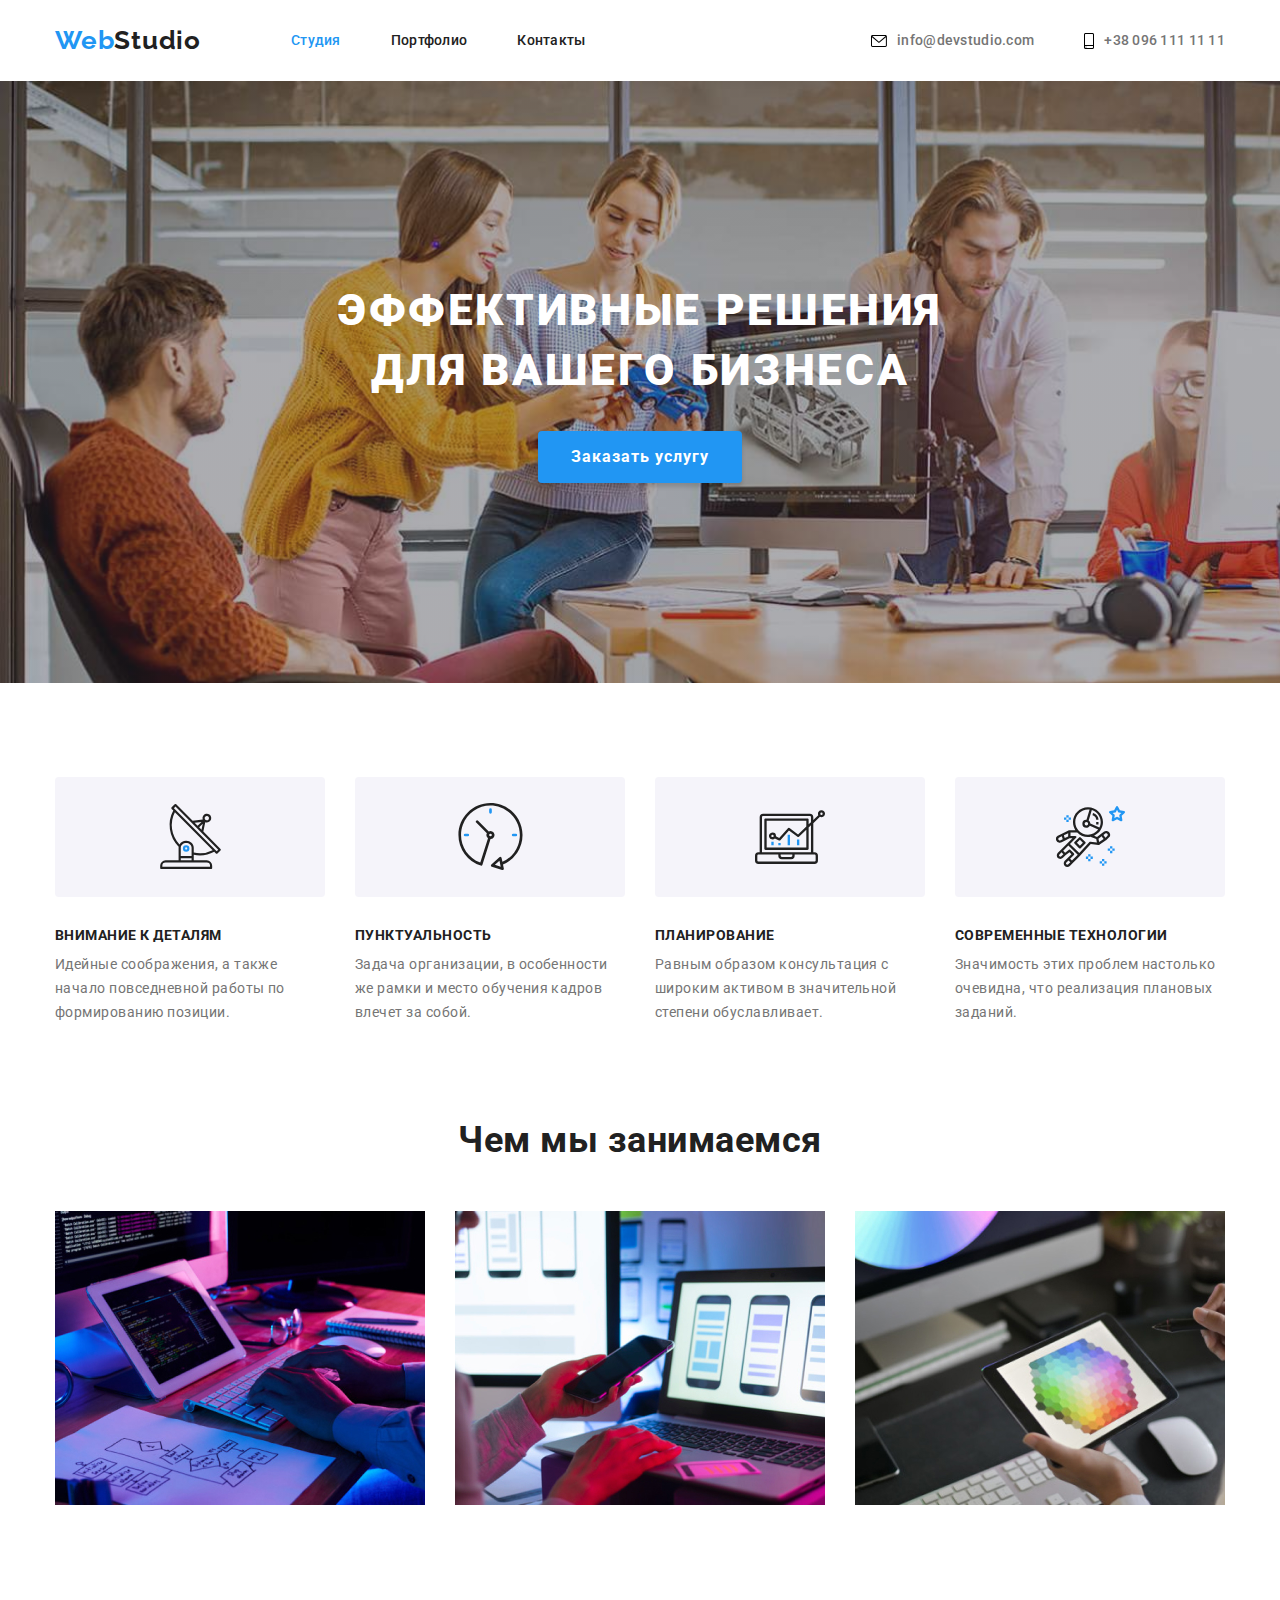
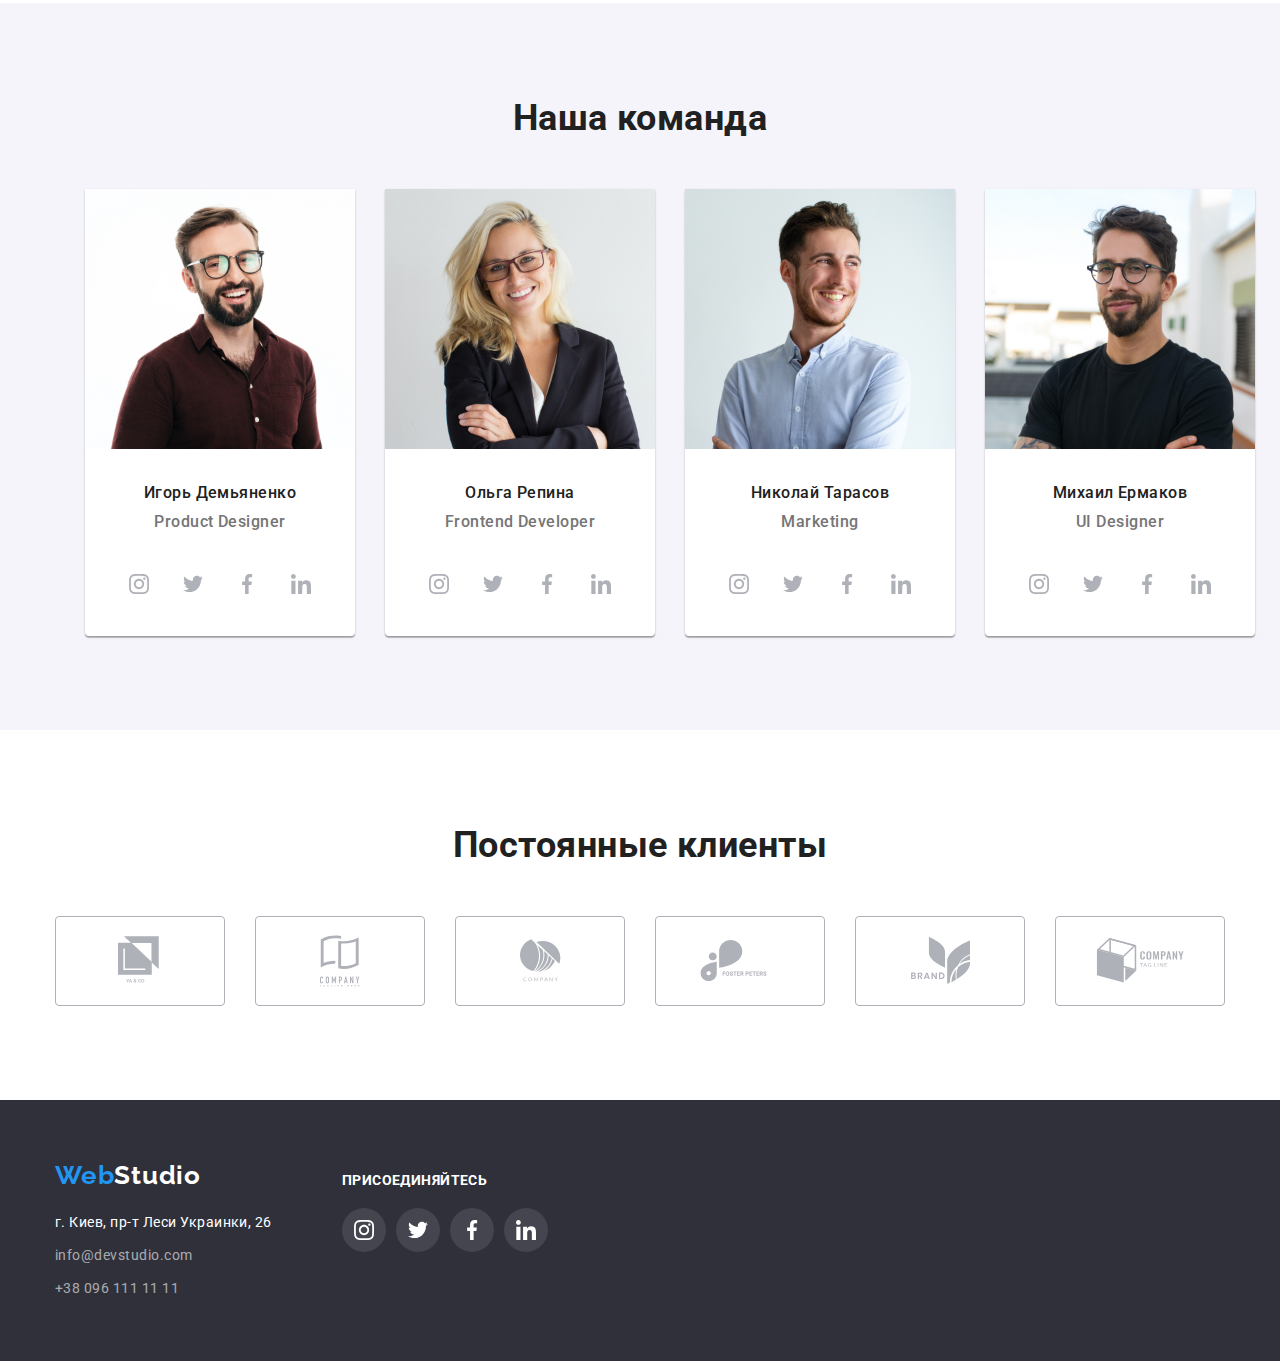
<file: index.html>
<!DOCTYPE html>
<html lang="ru">

<head>
  <meta charset="UTF-8" />
  <meta name="viewport" content="width=device-width, initial-scale=1.0" />
  <title>WebStudio</title>
  <link href="https://fonts.googleapis.com/css2?family=Raleway:wght@700&family=Roboto:wght@400;500;700;900&display=swap"
    rel="stylesheet" />
  <link rel="stylesheet" href="https://cdnjs.cloudflare.com/ajax/libs/modern-normalize/1.0.0/modern-normalize.min.css">
  <link rel="stylesheet" href="css/style.css" />
</head>

<body>
  <header class="header">
    <div class="header-container">
      <nav class="nav">
        <a class="logo" href="./index.html"><span>Web</span>Studio</a>
        <ul class="site-nav">
          <li class="list"><a href="" class="link current">Студия</a></li>
          <li class="list">
            <a href="./portfolio.html" class="link">Портфолио</a>
          </li>
          <li class="list"><a href="" class="link">Контакты</a></li>
        </ul>
      </nav>
      <ul class="contacts-list">
        <li class="list">
          <a href="mailto:info@devstudio.com" class="link"><svg class="icon-mail">
            <use href="./images/sprite.svg#icon-mail" />
          </svg>info@devstudio.com</a>
        </li>
        <li class="list">
          <a href="tel::+38(096)111-11-11" class="link"><svg class="icon-tel">
            <use href="./images/sprite.svg#icon-smartphone"/>
          </svg> +38 096 111 11 11</a>
        </li>
      </ul>
    </div>
  </header>

</button>
  <main>
    <section class="hero">
      <div class="container">
        <h1 class="hero-title">Эффективные решения<br /> для вашего бизнеса</h1>
        <a href="" class="btn main">Заказать услугу</a>
      </div>
    </section>
    <section class="featchers">
      <div class="container">
        <ul class="featchers-list"> 
          <li class="list-item icon-1">
            <h3 class="featchers-title">Внимание к деталям</h3>
            <p class="featchers-details">
              Идейные соображения, а также начало повседневной работы по
              формированию позиции.
            </p>
          </li>
          <li class="list-item icon-2" >
            <h3 class="featchers-title">Пунктуальность</h3>
            <p class="featchers-details">
              Задача организации, в особенности же рамки и место обучения кадров
              влечет за собой.
            </p>
          </li>
          <li class="list-item icon-3">
            <h3 class="featchers-title">Планирование</h3>
            <p class="featchers-details">
              Равным образом консультация с широким активом в значительной
              степени обуславливает.
            </p>
          </li>
          <li class="list-item icon-4">
            <h3 class="featchers-title">Современные технологии</h3>
            <p class="featchers-details">
              Значимость этих проблем настолько очевидна, что реализация
              плановых заданий.
            </p>
          </li>
        </ul>
      </div>
    </section>
    <section class="what-we-do">
      <div class="container">
        <h2 class="what-we-do-title">Чем мы занимаемся</h2>
        <ul class="what-we-do-list">
          <li class="list-item">
            <img src="./images/img.jpg" alt="what we do" width="370" />
          </li>
          <li class="list-item">
            <img src="./images/img-2.jpg" alt="what we do" width="370" />
          </li>
          <li class="list-item">
            <img src="./images/img-3.jpg" alt="what we do" width="370" />
          </li>
        </ul>
      </div>
    </section>
    <section class="our-team">
      <div class="container">
        <h2 class="our-team-title">Наша команда</h2>
        <ul class="our-team-list">
          <li class="our-team-list-item">
            <img src="./images/img-6.jpg" alt="our team" width="270" />
            <h3 class="name">Игорь Демьяненко</h3>
            <p class="position">Product Designer</p>
            <ul class="social-links list">
              <li class="social-links-item"><a class="social-links-link" href=""><svg class="social-links-icon">
                    <use href="./images/sprite.svg#icon-instagram"></use>
                  </svg></a></li>
              <li class="social-links-item"><a class="social-links-link" href=""><svg class="social-links-icon">
                    <use href="./images/sprite.svg#icon-twitter"></use>
                  </svg></a></li>
              <li class="social-links-item"><a class="social-links-link" href=""><svg class="social-links-icon">
                    <use href="./images/sprite.svg#icon-facebook"></use>
                  </svg></a></li>
              <li class="social-links-item"><a class="social-links-link" href=""><svg class="social-links-icon">
                    <use href="./images/sprite.svg#icon-linkedin"></use>
                  </svg></a></li>
            </ul>
          </li>
          <li class="our-team-list-item">
            <img src="./images/img-7.jpg" alt="our team" width="270" />
            <h3 class="name">Ольга Репина</h3>
            <p class="position">Frontend Developer</p>
            <ul class="social-links list">
              <li class="social-links-item"><a class="social-links-link" href=""><svg class="social-links-icon">
                    <use href="./images/sprite.svg#icon-instagram"></use>
                  </svg></a></li>
              <li class="social-links-item"><a class="social-links-link" href=""><svg class="social-links-icon">
                    <use href="./images/sprite.svg#icon-twitter"></use>
                  </svg></a></li>
              <li class="social-links-item"><a class="social-links-link" href=""><svg class="social-links-icon">
                    <use href="./images/sprite.svg#icon-facebook"></use>
                  </svg></a></li>
              <li class="social-links-item"><a class="social-links-link" href=""><svg class="social-links-icon">
                    <use href="./images/sprite.svg#icon-linkedin"></use>
                  </svg></a></li>
            </ul>
          </li>
          <li class="our-team-list-item">
            <img src="./images/img-8.jpg" alt="our team" width="270" />
            <h3 class="name">Николай Тарасов</h3>
            <p class="position">Marketing</p>
            <ul class="social-links list">
              <li class="social-links-item"><a class="social-links-link" href=""><svg class="social-links-icon">
                    <use href="./images/sprite.svg#icon-instagram"></use>
                  </svg></a></li>
              <li class="social-links-item"><a class="social-links-link" href=""><svg class="social-links-icon">
                    <use href="./images/sprite.svg#icon-twitter"></use>
                  </svg></a></li>
              <li class="social-links-item"><a class="social-links-link" href=""><svg class="social-links-icon">
                    <use href="./images/sprite.svg#icon-facebook"></use>
                  </svg></a></li>
              <li class="social-links-item"><a class="social-links-link" href=""><svg class="social-links-icon">
                    <use href="./images/sprite.svg#icon-linkedin"></use>
                  </svg></a></li>
            </ul>
          </li>
          <li class="our-team-list-item">
            <img src="./images/img-9.jpg" alt="our team" width="270" />
            <h3 class="name">Михаил Ермаков</h3>
            <p class="position">UI Designer</p>
            <ul class="social-links list">
              <li class="social-links-item"><a class="social-links-link" href=""><svg class="social-links-icon">
                    <use href="./images/sprite.svg#icon-instagram"></use>
                  </svg></a></li>
              <li class="social-links-item"><a class="social-links-link" href=""><svg class="social-links-icon">
                    <use href="./images/sprite.svg#icon-twitter"></use>
                  </svg></a></li>
              <li class="social-links-item"><a class="social-links-link" href=""><svg class="social-links-icon">
                    <use href="./images/sprite.svg#icon-facebook"></use>
                  </svg></a></li>
              <li class="social-links-item"><a class="social-links-link" href=""><svg class="social-links-icon">
                    <use href="./images/sprite.svg#icon-linkedin"></use>
                  </svg></a></li>
            </ul>
          </li>
        </ul>
      </div>
    </section>
    <section class="our-clients">
      <h2 class="our-clients-title">
        Постоянные клиенты
      </h2>
      <ul class="list our-clients-list">
        <li class="our-clients-list-item"><a class="our-clients-list-link" href=""><svg class="our-clients-list-icon"
              width="45px" height="50px">
              <use href="./images/sprite.svg#icon-logo-1"></use>
            </svg></a></li>
        <li class="our-clients-list-item"><a class="our-clients-list-link" href=""><svg class="our-clients-list-icon"
              width="40px" height="52px">
              <use href="./images/sprite.svg#icon-logo-2"></use>
            </svg></a></li>
        <li class="our-clients-list-item"><a class="our-clients-list-link" href=""><svg class="our-clients-list-icon"
              width="41px" height="43px">
              <use href="./images/sprite.svg#icon-logo-3"></use>
            </svg></a></li>
        <li class="our-clients-list-item"><a class="our-clients-list-link" href=""><svg class="our-clients-list-icon"
              width="80px" height="42px">
              <use href="./images/sprite.svg#icon-logo-4"></use>
            </svg></a></li>
        <li class="our-clients-list-item"><a class="our-clients-list-link" href=""><svg class="our-clients-list-icon"
              width="59px" height="47px">
              <use href="./images/sprite.svg#icon-logo-5"></use>
            </svg></a></li>
        <li class="our-clients-list-item"><a class="our-clients-list-link" href=""><svg class="our-clients-list-icon"
              width="89px" height="45px">
              <use href="./images/sprite.svg#icon-logo-6"></use>
            </svg></a></li>
      </ul>
    
    </section>
  </main>
  <footer class="footer">
    <div class="footer-container container">
      <div>
      <a class="footer-logo" href="./index.html"><span>Web</span>Studio</a>
      <ul>
        <li>
          <a class="footer-link adress"
            href="https://www.google.com/maps/place/бульвар+Лесі+Українки,+26,+Київ,+02000/@50.4266678,30.5372968,18z/data=!4m13!1m7!3m6!1s0x40d4cf0e033ecbe9:0x57a4dffefec77da0!2z0LHRg9C70YzQstCw0YAg0JvQtdGB0ZYg0KPQutGA0LDRl9C90LrQuCwgMjYsINCa0LjRl9CyLCAwMjAwMA!3b1!8m2!3d50.4265807!4d30.5383858!3m4!1s0x40d4cf0e033ecbe9:0x57a4dffefec77da0!8m2!3d50.4265807!4d30.5383858"
            target="_blank">г. Киев, пр-т Леси Украинки, 26</a>
        </li>
        <li>
          <a class="footer-link mail" href="mailto:info@devstudio.com">info@devstudio.com</a>
        </li>
        <li>
          <a class="footer-link tel" href="tel::+38(096)111-11-11">+38 096 111 11 11</a>
        </li>
      </ul>
    </div>
    <div class="footer-social-links-container">
      <p class="footer-social-links-title">Присоединяйтесь</p>
      <ul class="footer-social-links">
        <li class="footer-social-links-item"><a class="footer-social-links-link" href=""><svg
              class="footer-social-links-icon">
              <use href="./images/sprite.svg#icon-instagram"></use>
            </svg></a></li>
        <li class="footer-social-links-item"><a class="footer-social-links-link" href=""><svg
              class="footer-social-links-icon">
              <use href="./images/sprite.svg#icon-twitter"></use>
            </svg></a></li>
        <li class="footer-social-links-item"><a class="footer-social-links-link" href=""><svg
              class="footer-social-links-icon">
              <use href="./images/sprite.svg#icon-facebook"></use>
            </svg></a></li>
        <li class="footer-social-links-item"><a class="footer-social-links-link" href=""><svg
              class="footer-social-links-icon">
              <use href="./images/sprite.svg#icon-linkedin"></use>
            </svg></a></li>
      </ul>
      </div>
    </div>
  </footer>
</body>

</html>
</file>
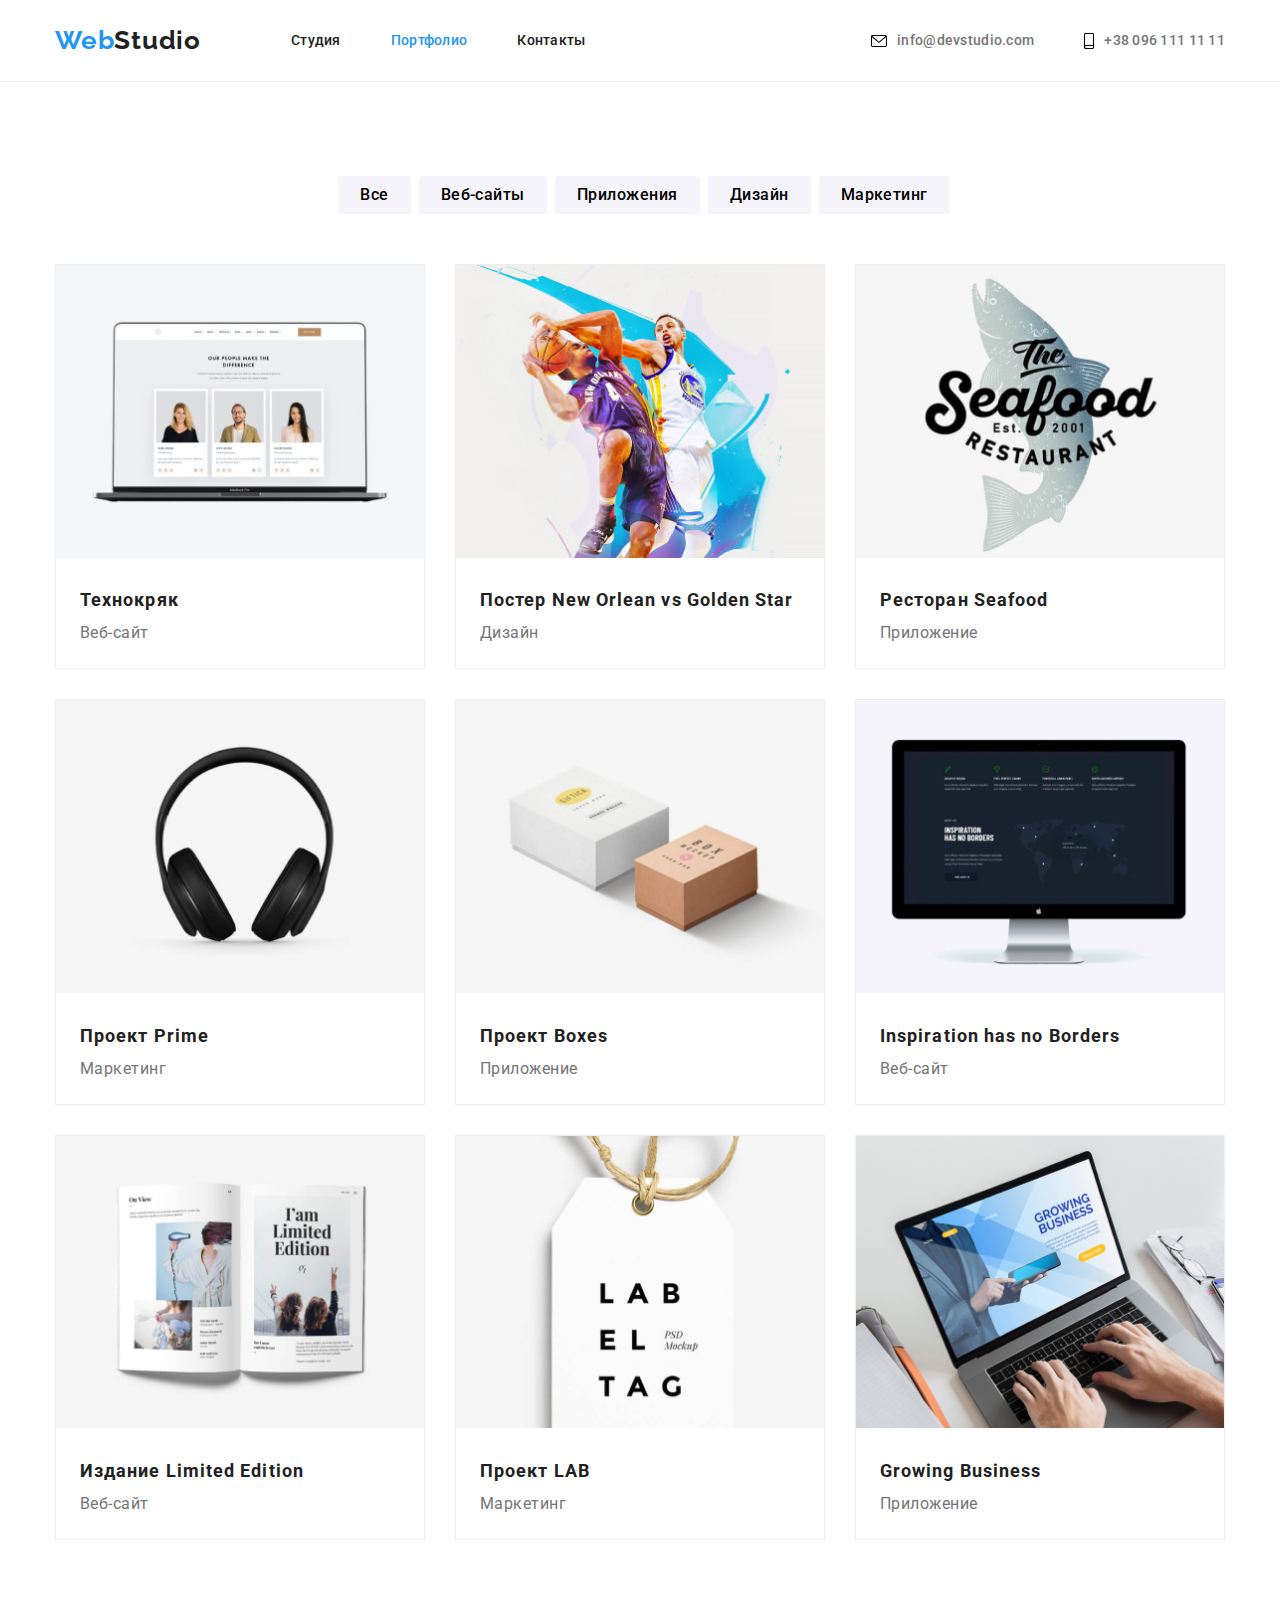
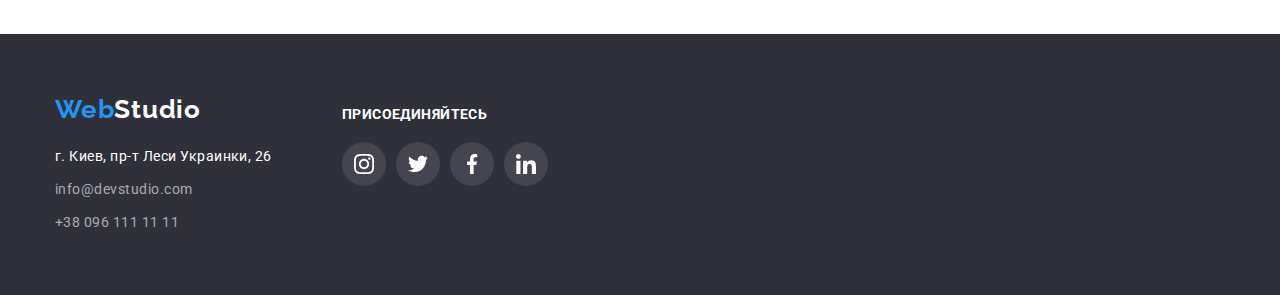
<file: portfolio.html>
<!DOCTYPE html>
<html lang="ru">
  <head>
    <meta charset="UTF-8" />
    <meta name="viewport" content="width=device-width, initial-scale=1.0" />
    <title>Portfolio</title>
    <link
      href="https://fonts.googleapis.com/css2?family=Raleway:wght@700&family=Roboto:wght@400;500;700;900&display=swap"
      rel="stylesheet"
    />
    <link
      rel="stylesheet"
      href="https://cdnjs.cloudflare.com/ajax/libs/modern-normalize/1.0.0/modern-normalize.min.css"
    />
    <link rel="stylesheet" href="css/style.css" />
  </head>

  <body>
    <header class="header">
      <div class="header-container">
        <nav class="nav">
          <a class="logo" href="./index.html"><span>Web</span>Studio</a>
          <ul class="site-nav">
            <li class="list"><a href="./index.html" class="link">Студия</a></li>
            <li class="list">
              <a href="./portfolio.html" class="link current">Портфолио</a>
            </li>
            <li class="list"><a href="#" class="link">Контакты</a></li>
          </ul>
        </nav>
        <ul class="contacts-list">
          <li class="list">
            <a href="mailto:info@devstudio.com" class="link"
              ><svg class="icon-mail">
                <use href="./images/sprite.svg#icon-mail" /></svg
              >info@devstudio.com</a
            >
          </li>
          <li class="list">
            <a href="tel::+38(096)111-11-11" class="link"
              ><svg class="icon-tel">
                <use href="./images/sprite.svg#icon-smartphone" />
              </svg>
              +38 096 111 11 11</a
            >
          </li>
        </ul>
      </div>
    </header>
    <main>
      <section class="portfolio">
        <!-- <h1>OurProjects</h1> -->
        <div class="container">
          <ul class="OurProjects">
            <li class="list-item">
              <button class="portfolio-button" type="button">Все</button>
            </li>
            <li class="list-item">
              <button class="portfolio-button" type="button">Веб-сайты</button>
            </li>
            <li class="list-item">
              <button class="portfolio-button" type="button">Приложения</button>
            </li>
            <li class="list-item">
              <button class="portfolio-button" type="button">Дизайн</button>
            </li>
            <li class="list-item">
              <button class="portfolio-button" type="button">Маркетинг</button>
            </li>
          </ul>
          <ul class="ExamplesProjects-list">
            <li class="list-item">
              <img src="./images/1.jpg" alt="OurProjects" width="100%" />
              <div class="projects">
                <h3 class="project-title">Технокряк</h3>
                <p>Веб-сайт</p>
              </div>
            </li>
            <li class="list-item">
              <img src="./images/2.jpg" alt="OurProjects" width="100%" />
              <div class="projects">
                <h3 class="project-title">Постер New Orlean vs Golden Star</h3>
                <p>Дизайн</p>
              </div>
            </li>
            <li class="list-item">
              <img src="./images/3.jpg" alt="OurProjects" width="100%" />
              <div class="projects">
                <h3 class="project-title">Ресторан Seafood</h3>
                <p>Приложение</p>
              </div>
            </li>
            <li class="list-item">
              <img src="./images/4.jpg" alt="OurProjects" width="100%" />
              <div class="projects">
                <h3 class="project-title">Проект Prime</h3>
                <p>Маркетинг</p>
              </div>
            </li>
            <li class="list-item">
              <img src="./images/5.jpg" alt="OurProjects" width="100%" />
              <div class="projects">
                <h3 class="project-title">Проект Boxes</h3>
                <p>Приложение</p>
              </div>
            </li>
            <li class="list-item">
              <img src="./images/6.jpg" alt="OurProjects" width="100%" />
              <div class="projects">
                <h3 class="project-title">Inspiration has no Borders</h3>
                <p>Веб-сайт</p>
              </div>
            </li>
            <li class="list-item">
              <img src="./images/7.jpg" alt="OurProjects" width="100%" />
              <div class="projects">
                <h3 class="project-title">Издание Limited Edition</h3>
                <p>Веб-сайт</p>
              </div>
            </li>
            <li class="list-item">
              <img src="./images/8.jpg" alt="OurProjects" width="100%" />
              <div class="projects">
                <h3 class="project-title">Проект LAB</h3>
                <p>Маркетинг</p>
              </div>
            </li>
            <li class="list-item">
              <img src="./images/9.jpg" alt="OurProjects" width="100%" />
              <div class="projects">
                <h3 class="project-title">Growing Business</h3>
                <p>Приложение</p>
              </div>
            </li>
          </ul>
        </div>
      </section>
    </main>
    <footer class="footer">
      <div class="footer-container container">
        <div>
          <a class="footer-logo" href="./index.html"><span>Web</span>Studio</a>
          <ul>
            <li>
              <a
                class="footer-link adress"
                href="https://www.google.com/maps/place/бульвар+Лесі+Українки,+26,+Київ,+02000/@50.4266678,30.5372968,18z/data=!4m13!1m7!3m6!1s0x40d4cf0e033ecbe9:0x57a4dffefec77da0!2z0LHRg9C70YzQstCw0YAg0JvQtdGB0ZYg0KPQutGA0LDRl9C90LrQuCwgMjYsINCa0LjRl9CyLCAwMjAwMA!3b1!8m2!3d50.4265807!4d30.5383858!3m4!1s0x40d4cf0e033ecbe9:0x57a4dffefec77da0!8m2!3d50.4265807!4d30.5383858"
                target="_blank"
                >г. Киев, пр-т Леси Украинки, 26</a
              >
            </li>
            <li>
              <a class="footer-link mail" href="mailto:info@devstudio.com"
                >info@devstudio.com</a
              >
            </li>
            <li>
              <a class="footer-link tel" href="tel::+38(096)111-11-11"
                >+38 096 111 11 11</a
              >
            </li>
          </ul>
        </div>
        <div class="footer-social-links-container">
          <p class="footer-social-links-title">Присоединяйтесь</p>
          <ul class="footer-social-links">
            <li class="footer-social-links-item">
              <a class="footer-social-links-link" href=""
                ><svg class="footer-social-links-icon">
                  <use href="./images/sprite.svg#icon-instagram"></use></svg
              ></a>
            </li>
            <li class="footer-social-links-item">
              <a class="footer-social-links-link" href=""
                ><svg class="footer-social-links-icon">
                  <use href="./images/sprite.svg#icon-twitter"></use></svg
              ></a>
            </li>
            <li class="footer-social-links-item">
              <a class="footer-social-links-link" href=""
                ><svg class="footer-social-links-icon">
                  <use href="./images/sprite.svg#icon-facebook"></use></svg
              ></a>
            </li>
            <li class="footer-social-links-item">
              <a class="footer-social-links-link" href=""
                ><svg class="footer-social-links-icon">
                  <use href="./images/sprite.svg#icon-linkedin"></use></svg
              ></a>
            </li>
          </ul>
        </div>
      </div>
    </footer>
  </body>
</html>
</file>
<file: css/style.css>
:root {
  --primary-text-color: #212121;
  --tittle-text-color: #757575;
  --accent-color: #2196f3;
  --primary-white-color: #ffffff;
  --footer-hero-color: #2f303a;
  --btn-color: #f5f4fa;
  --icon-color: #afb1b8;
}
.html {
  box-sizing: border-box;
}
*,
*::before,
*::after {
  box-sizing: border-box;
}

body {
  background-color: var(--primary-white-color);
  color: var(--primary-text-color);
  font-family: roboto, sans-serif;
  letter-spacing: 0.03em;
}
h1,
h2,
h3,
h4,
h5,
h6 {
  color: var(--primary-text-color);
  font-weight: 700;
  margin-top: 0;
  margin-bottom: 0;
}
a {
  text-decoration: none;
}

ul {
  padding-inline-start: 0px;
  margin-top: 0px;
  margin-bottom: 0px;
}

li {
  padding-inline-start: 0px;
  list-style-type: none;
}

p {
  margin-top: 0;
  margin-bottom: 0;
}

button,
button:active,
button:focus {
  outline: none;
  border: none;
}

.list {
  padding: 0;
  margin: 0;
  list-style: none;
}
.header {
  padding-top: 25px;
  padding-bottom: 25px;
}
.header-container,
.container {
  margin: 0 auto;
  width: 1200px;
  padding-left: 15px;
  padding-right: 15px;
}
.header-container {
  display: flex;
  align-items: center;
}
.nav {
  display: flex;
  align-items: center;
}

.logo {
  display: inline-block;
  font-family: "Raleway", sans-serif;
  color: var(--primary-text-color);
  font-weight: 700;
  font-size: 26px;
  line-height: 1.2em;
  letter-spacing: 0.03em;
}
.logo > span {
  color: var(--accent-color);
}

.site-nav .link {
  color: var(--primary-text-color);
  font-weight: 500;
  font-size: 14px;
  line-height: 1.14;
  letter-spacing: 0.02em;
  text-decoration: none;
}
.site-nav .link.current {
  color: var(--accent-color);
}
.site-nav .link:hover,
.site-nav .link:focus {
  color: #2196f3;
}

.site-nav {
  margin-left: 90px;
}

.contacts-list .link {
  color: var(--tittle-text-color);
  font-weight: 500;
  font-size: 14px;
  line-height: 1.14;
  letter-spacing: 0.02em;
  text-decoration: none;
  display: flex;
  align-items: center;
}
.contacts-list .link:hover,
.contacts-list .link:focus {
  color: var(--accent-color);
}
.contacts-list {
  margin-left: auto;
}
.site-nav,
.contacts-list {
  display: flex;
}
.site-nav .list + .list,
.contacts-list .list + .list {
  margin-left: 50px;
}
header ul a:hover,
header ul a:focus {
  color: var(--accent-color);
  fill: var(--accent-color);
}
.icon-mail {
  width: 16px;
  height: 12px;
  margin-right: 10px;
  align-items: center;
  justify-content: center;
}
.icon-tel {
  width: 10px;
  height: 16px;
  margin-right: 10px;
  align-items: center;
  justify-content: center;
}

.hero {
  background-color: var(--footer-hero-color);
  text-align: center;
  padding-bottom: 200px;
  padding-top: 200px;
  background-image: linear-gradient(
      to right,
      rgba(47, 48, 58, 0.4),
      rgba(47, 48, 58, 0.4)
    ),
    url("../images/hero1.jpg");
  background-repeat: no-repeat;
  background-size: cover;
}

.hero-title {
  color: var(--primary-white-color);
  font-weight: 900;
  font-size: 44px;
  line-height: 1.36;
  text-align: center;
  letter-spacing: 0.06em;
  text-transform: uppercase;
  margin-bottom: 30px;
}

.hero-btn {
  color: var(--primary-white-color);
  background-color: var(--accent-color);
  text-decoration: none;
  font-weight: 700;
  font-size: 16px;
  line-height: 1.87em;
  letter-spacing: 0.06em;
}

.btn.main {
  display: inline-block;
  letter-spacing: 0.06em;
  font-weight: 700;
  font-size: 16px;
  line-height: 1.87em;
  text-align: center;
  color: var(--primary-white-color);
  background-color: var(--accent-color);
  padding: 10px 32px;
  border: 1px solid transparent;
  box-shadow: 0px 4px 4px rgba(0, 0, 0, 0.15);
  border-radius: 4px;
}

.featchers {
  padding-top: 94px;
  padding-bottom: 94px;
}
.featchers-list {
  display: flex;
}

.featchers-list,
.featchers-title {
  width: 270px;
}
.featchers-list,
.featchers-title +,
.featchers-title {
  margin-left: 30px;
}
.featchers-title {
  font-weight: 700;
  font-size: 14px;
  line-height: 16px;
  letter-spacing: 1.14;
  text-transform: uppercase;
  margin-bottom: 10px;
}
.featchers-details {
  color: var(--tittle-text-color);
  font-weight: 400;
  font-size: 14px;
  line-height: 1.71;
  width: 270px;
}

.icon-1::before {
  content: "";
  display: inline-flex;
  width: 270px;
  height: 120px;
  margin-bottom: 30px;
  background-color: #f5f4fa;
  background-image: url(../images/satelit.svg);
   background-size: 65px;
  background-repeat: no-repeat;
  background-position: center;
  margin-right: 30px;
  border-radius: 4px;
}
.icon-2::before {
  content: "";
  display: inline-flex;
  width: 270px;
  height: 120px;
  margin-bottom: 30px;
  background-color: #f5f4fa;
  background-image: url(../images/clock.svg);
  background-size: 67px;
  background-repeat: no-repeat;
  background-position: center;
  margin-right: 30px;
  border-radius: 4px;
}
.icon-3::before {
  content: "";
  display: inline-flex;
  width: 270px;
  height: 120px;
  margin-bottom: 30px;
  background-color: #f5f4fa;
  background-image: url(../images/diagram.svg);
  background-size: 70px;
  background-repeat: no-repeat;
  background-position: center;
  margin-right: 30px;
  border-radius: 4px;
}
.icon-4::before {
  content: "";
  display: inline-flex;
  width: 270px;
  height: 120px;
  margin-bottom: 30px;
  background-color: #f5f4fa;
  background-image: url(../images/astronaut.svg);
  background-size: 69px;
  background-repeat: no-repeat;
  background-position: center;
  border-radius: 4px;
}
.what-we-do {
  padding-bottom: 94px;
}

.what-we-do-title {
  font-weight: 700;
  font-size: 36px;
  line-height: 1.17;
  text-align: center;
  margin-bottom: 50px;
}

.what-we-do-list {
  display: flex;
}
.what-we-do-list .list-item + .list-item {
  margin-left: 30px;
}
.our-team {
  background-color: #f5f4fa;
  padding-bottom: 94px;
  padding-top: 94px;
  text-align: center;
}

.our-team-title {
  font-weight: 700;
  font-size: 36px;
  line-height: 1.17;
  text-align: center;
  margin-bottom: 50px;
}
.our-team-list {
  display: flex;
}
.our-team-list,
.our-team-list-item +,
.our-team-list-item {
  margin-left: 30px;
}

.our-team-list-item {
  background: var(--primary-white-color);
  box-shadow: 0px 1px 3px rgba(0, 0, 0, 0.12), 0px 1px 1px rgba(0, 0, 0, 0.14),
    0px 2px 1px rgba(0, 0, 0, 0.2);
  border-radius: 0px 0px 4px 4px;
  margin-left: 30px;
}
.our-team-list,
.name {
  font-weight: 500;
  font-size: 16px;
  line-height: 1.18em;
  letter-spacing: 0.03em;
  margin-top: 30px;
  margin-left: auto;
  margin-right: auto;
}
.our-team-list,
.position {
  font-size: 16px;
  line-height: 1.18;
  letter-spacing: 0.03em;
}

.social-links {
  display: flex;
  list-style: none;
  justify-content: center;
  max-width: 100%;
  margin-top: 16px;
  margin-bottom: 30px;
}

.social-links-link {
  display: flex;
  width: 44px;
  height: 44px;
  align-items: center;
  justify-content: center;
  border-radius: 50%;
  border: 1px solid transparent;
  background-color: var(--primary-white-color);
}

.social-links-item {
  display: block;
  background-color: var(--primary-white-color);
}

.social-links-item:not(:last-child) {
  padding-right: 10px;
}

.social-links-icon {
  width: 20px;
  height: 20px;
  fill: var(--icon-color);
}

.social-links-link:hover .social-links-icon,
.social-links-link:focus .social-links-icon {
  background-color: var(--accent-color);
  fill: var(--primary-white-color);
}

.social-links-link:hover,
.social-links-link:focus {
  background-color: var(--accent-color);
}
.name {
  font-weight: 500;
  font-size: 16px;
  line-height: 1.18;
  margin-bottom: 10px;
}

.position {
  color: var(--tittle-text-color);
  font-size: 16px;
  line-height: 1.18;
  margin-bottom: 30px;
}
.our-clients {
  padding-top: 94px;
  padding-bottom: 94px;
}

.our-clients-title {
  font-style: normal;
  font-weight: 700;
  font-size: 36px;
  line-height: 1.17;
  text-align: center;
  color: var(--primary-text-color);
  padding-bottom: 50px;
}

.our-clients-list {
  display: flex;
  align-items: center;
  justify-content: center;
}

.our-clients-list-item {
  display: flex;
}

.our-clients-list-link {
  display: flex;
  justify-content: center;
  align-items: center;
  width: 170px;
  height: 90px;
  border-radius: 4px;
  border: 1px solid var(--icon-color);
}

.our-clients-list-icon {
  fill: var(--icon-color);
}

.our-clients-list-item:not(:last-child) {
  margin-right: 30px;
}

.our-clients-list-link:hover,
.our-clients-list-link:focus {
  border-color: var(--accent-color);
}

.our-clients-list-link:hover .our-clients-list-icon,
.our-clients-list-link:focus .our-clients-list-icon {
  fill: var(--accent-color);
}

.footer {
  background-color: var(--footer-hero-color);
  padding-top: 60px;
  padding-bottom: 60px;
  
}

.footer-link {
  display: inline-block;
}

.footer-link.adress {
  color: var(--primary-white-color);
  font-weight: 400;
  font-size: 14px;
  line-height: 1.71;
  text-decoration: none;
}
.footer-link.mail,
.footer-link.tel {
  font-weight: 400;
  font-size: 14px;
  line-height: 1.71;
  color: rgba(255, 255, 255, 0.6);
  text-decoration: none;
}
.footer-link.adress,
.footer-link.mail {
  margin-bottom: 9px;
}
.footer-logo {
  display: inline-block;
  font-family: "Raleway", sans-serif;
  color: var(--primary-white-color);
  font-weight: 700;
  font-size: 26px;
  line-height: 1.2em;
  letter-spacing: 0.03em;
  margin-bottom: 20px;
  text-decoration: none;
}
.footer-logo > span {
  color: var(--accent-color);
}
.footer-container {
  display: flex;
}

.footer-social-links-container {
  margin-left: 70px;
}


.footer-social-links-title {
  margin-top: 12px;
  font-weight: 700;
  font-size: 14px;
  line-height: 16px;
  letter-spacing: 0.03em;
  text-transform: uppercase;
  color: var(--primary-white-color);
}

.footer-social-links {
  display: flex;
  list-style: none;
  justify-content: center;
  max-width: 100%;
  margin-top: 20px;
}

.footer-social-links-link {
  display: flex;
  width: 44px;
  height: 44px;
  align-items: center;
  justify-content: center;
  border-radius: 50%;
  border: 1px solid transparent;
  background-color: rgba(255, 255, 255, 0.1);
}

.footer-social-links-item {
  display: block;
  background-color: rgba(255, 255, 255, 0.1));
}

.footer-social-links-item:not(:last-child) {
  margin-right: 10px;
}

.footer-social-links-icon {
  width: 20px;
  height: 20px;
  fill: var(--primary-white-color);
}

.footer-social-links-link:hover .footer-social-links-icon,
.footer-social-links-link:focus .footer-social-links-icon {
  background-color: var(--accent-color);
}

.footer-social-links-link:hover,
.footer-social-links-link:focus { 
  background-color: var(--accent-color);
}



.portfolio {
  padding-top: 94px;
  padding-bottom: 94px;
  border-top: 1px solid #ececec;
}
.OurProjects {
  display: flex;
  margin-bottom: 50px;
  justify-content: center;
}
.portfolio-button {
  font-family: Roboto, sans-serif;
  font-weight: 500;
  font-size: 16px;
  line-height: 1.62em;
  text-align: center;
  letter-spacing: 0.03em;
  background-color: var(--btn-bg-color);
  padding: 6px 22px;
  border-radius: 4%;
}
.OurProjects button:hover,
.OurProjects button:focus {
  background-color: var(--accent-color);
  color: var(--primary-white-color);
  box-shadow: 0px 3px 1px rgba(0, 0, 0, 0.1), 0px 1px 2px rgba(0, 0, 0, 0.08),
    0px 2px 2px rgba(0, 0, 0, 0.12);
  border-radius: 4px;
}
.portfolio-button {
  font-family: Roboto, sans-serif;
  font-weight: 500;
  font-size: 16px;
  line-height: 1.62em;
  text-align: center;
  letter-spacing: 0.03em;
  background-color: var(--btn-color);
  padding: 6px 22px;
  border-radius: 4%;
}

.OurProjects .list-item {
  margin-left: 8px;
}

.ExamplesProjects-list {
  list-style: none;
  font-weight: 400;
  font-size: 16px;
  line-height: 1.18;
  color: var(--tittle-text-color);
  display: flex;
  flex-wrap: wrap;
}
.project-title {
  font-weight: 700;
  font-size: 18px;
  line-height: 2;
  letter-spacing: 0.06em;
  color: var(--primary-text-color);
}
.ExamplesProjects-list .list-item:not(:nth-last-child(-n + 3)) {
  margin-bottom: 30px;
}

.ExamplesProjects-list .project-title {
  font-size: 18px;
  line-height: 2em;
  letter-spacing: 0.06em;
  /* margin-left: 24px; */
}
.ExamplesProjects-list .list-item {
  border: 1px solid #eeeeee;
  width: 370px;
}
.ExamplesProjects-list .list-item:hover {
  box-shadow: 0px 1px 1px rgba(0, 0, 0, 0.12), 0px 4px 4px rgba(0, 0, 0, 0.06),
    1px 4px 6px rgba(0, 0, 0, 0.16);
}
.ExamplesProjects-list .list-item:not(:nth-child(3n)) {
  margin-right: 30px;
}
.ExamplesProjects-list p {
  font-size: 16px;
  line-height: 1.87em;
  letter-spacing: 0.03em;
  }

.projects {
  padding: 20px 24px;
}
</file>
